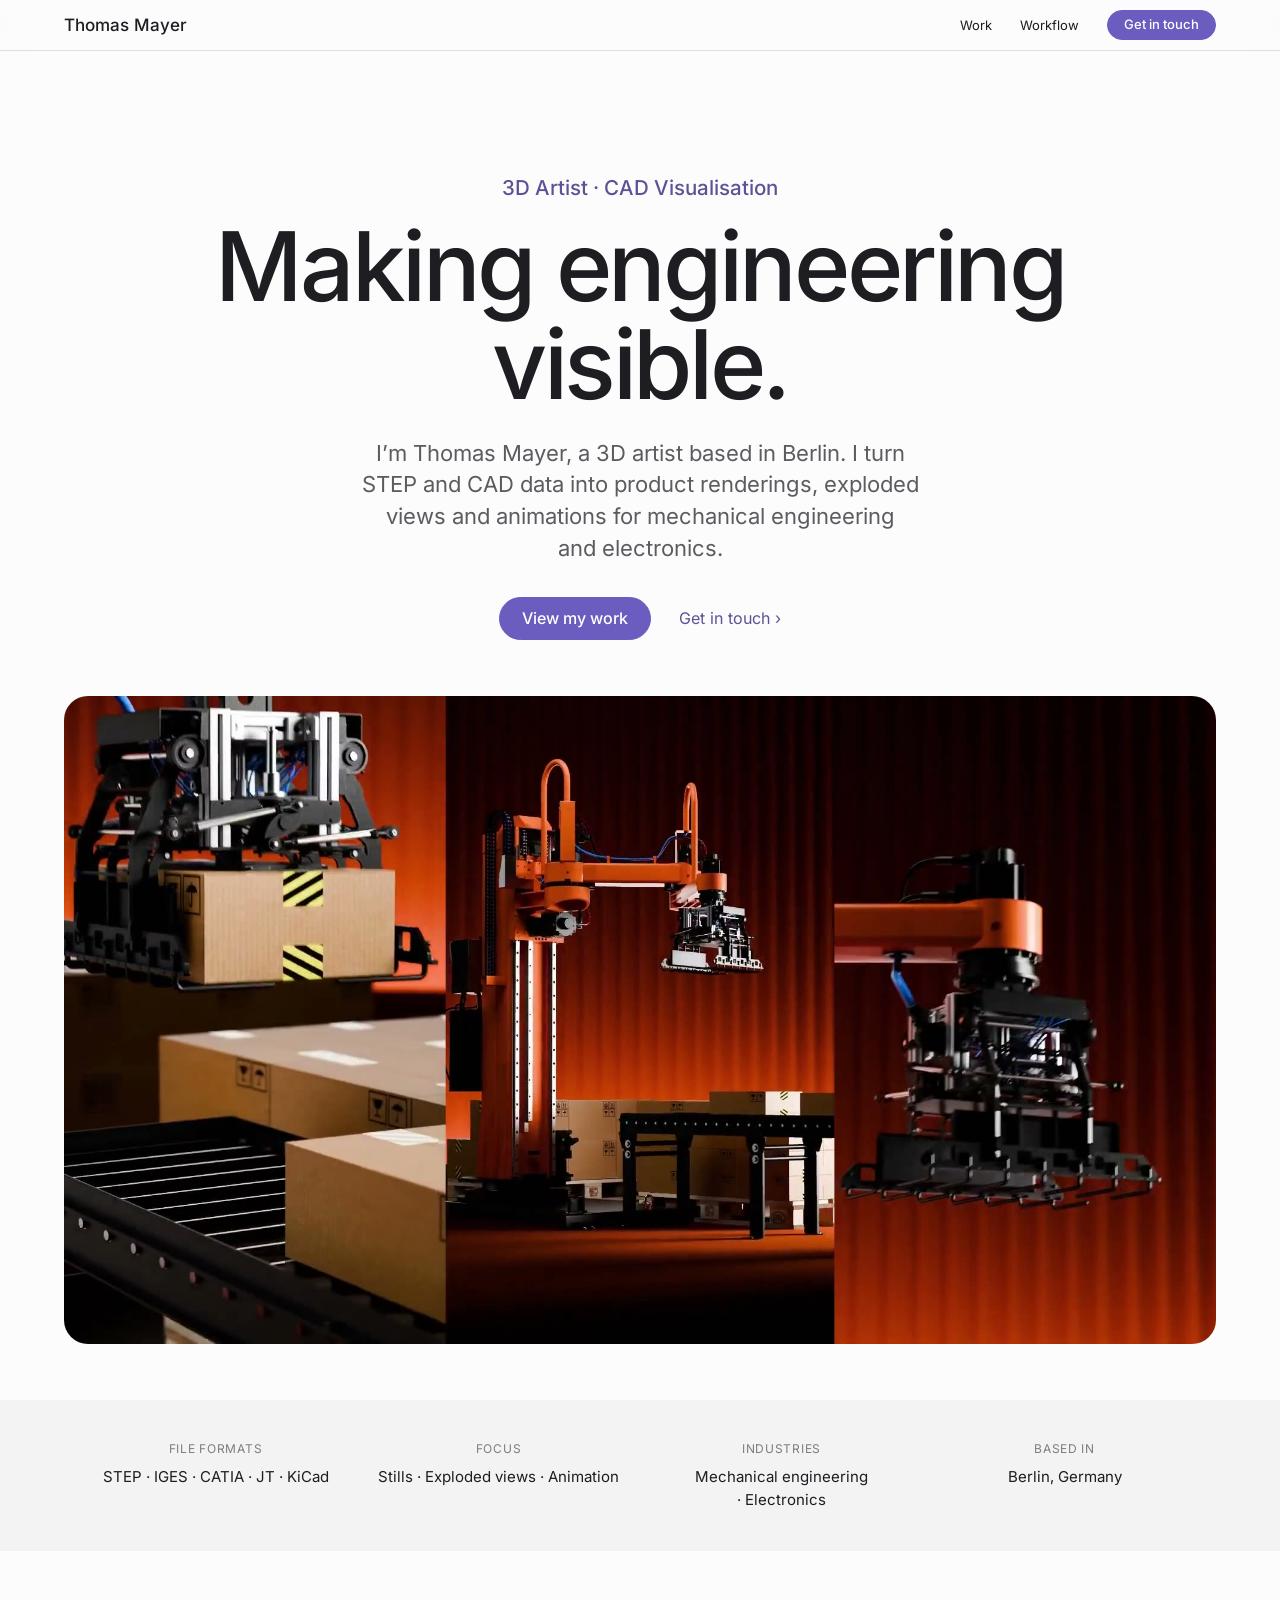
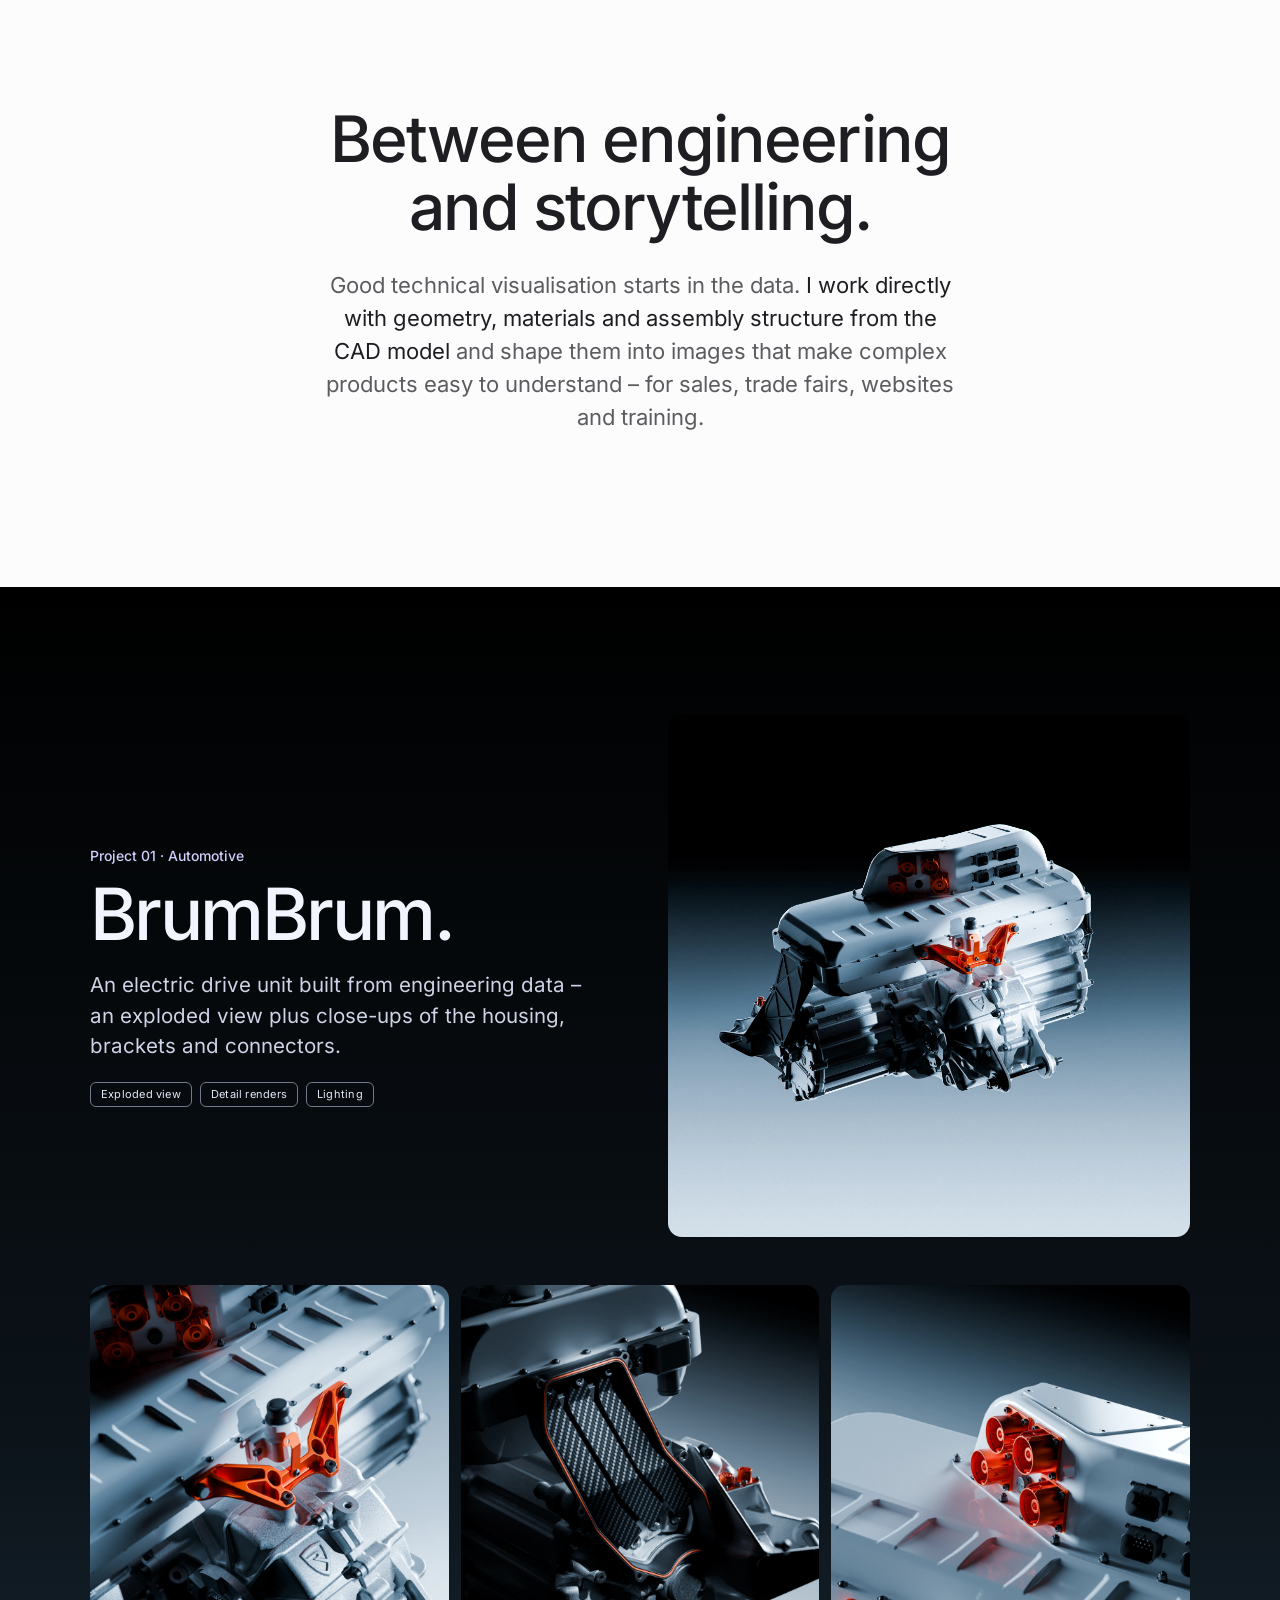
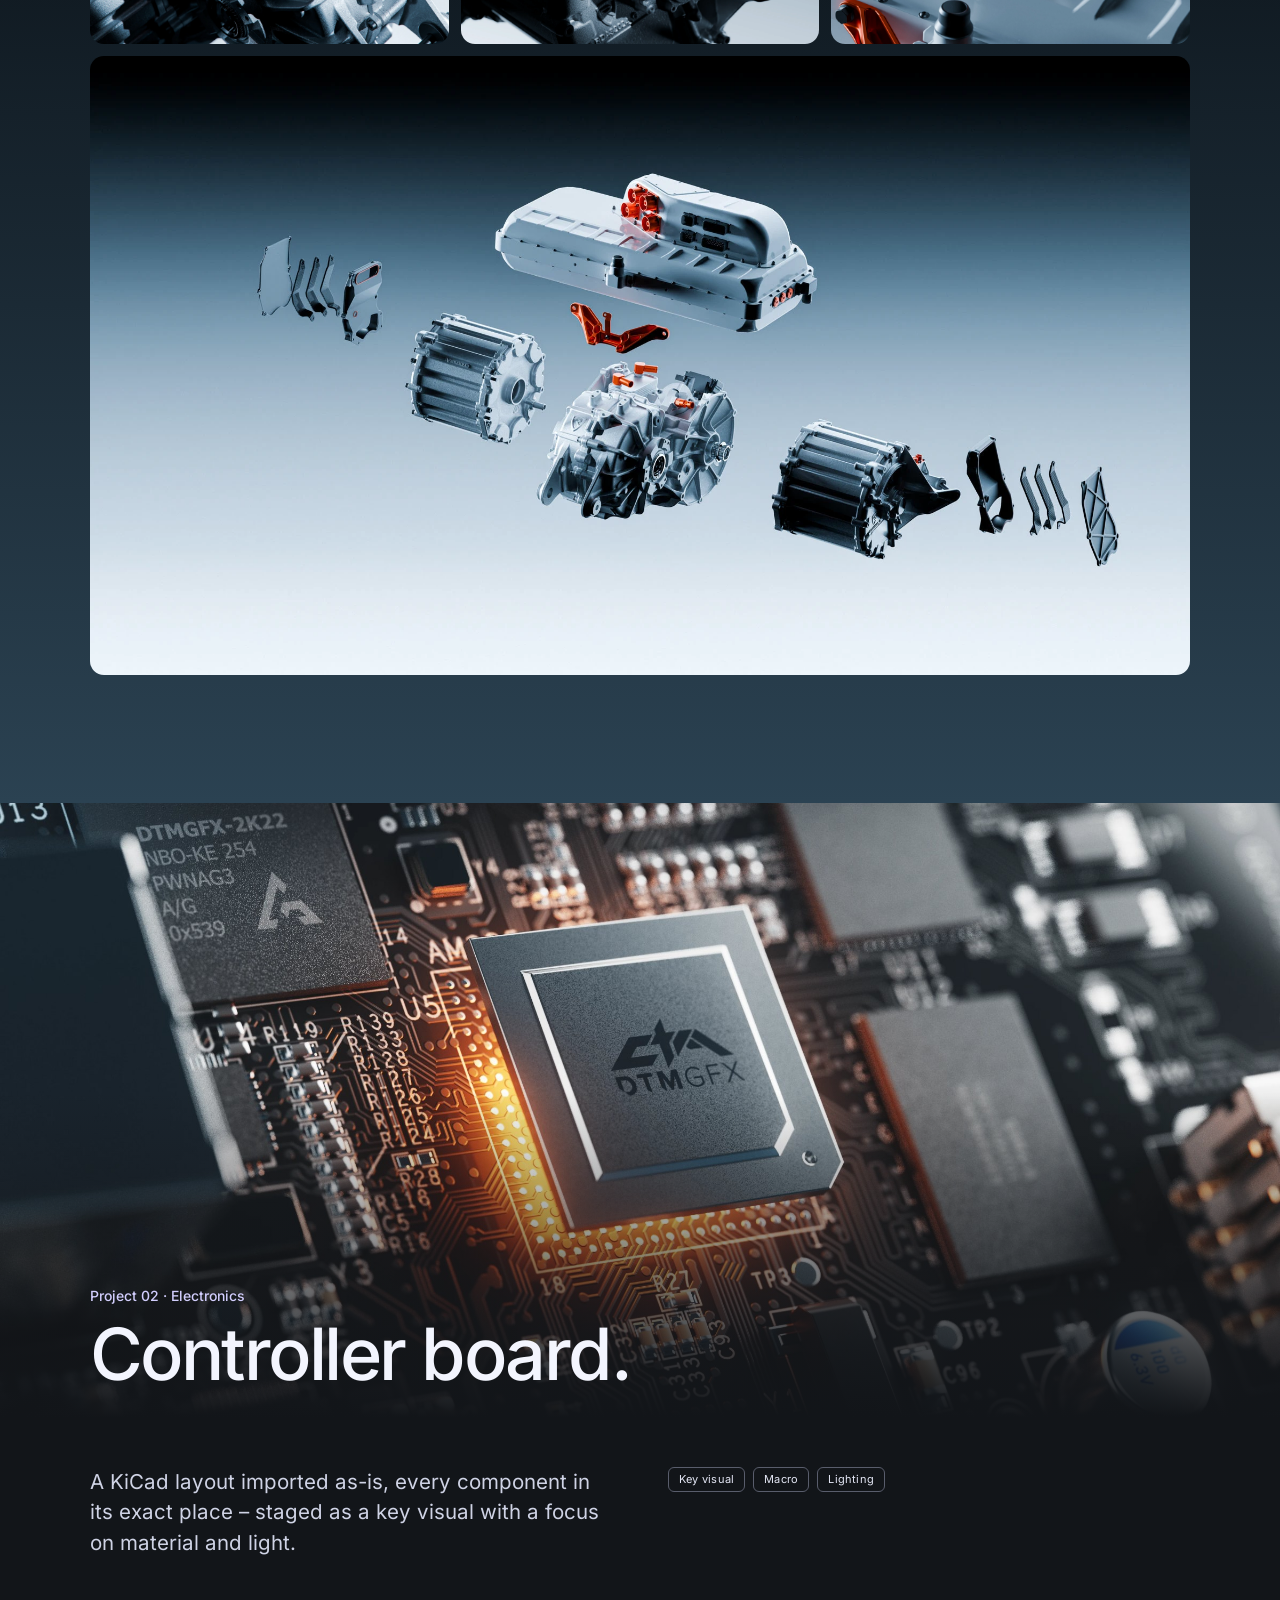
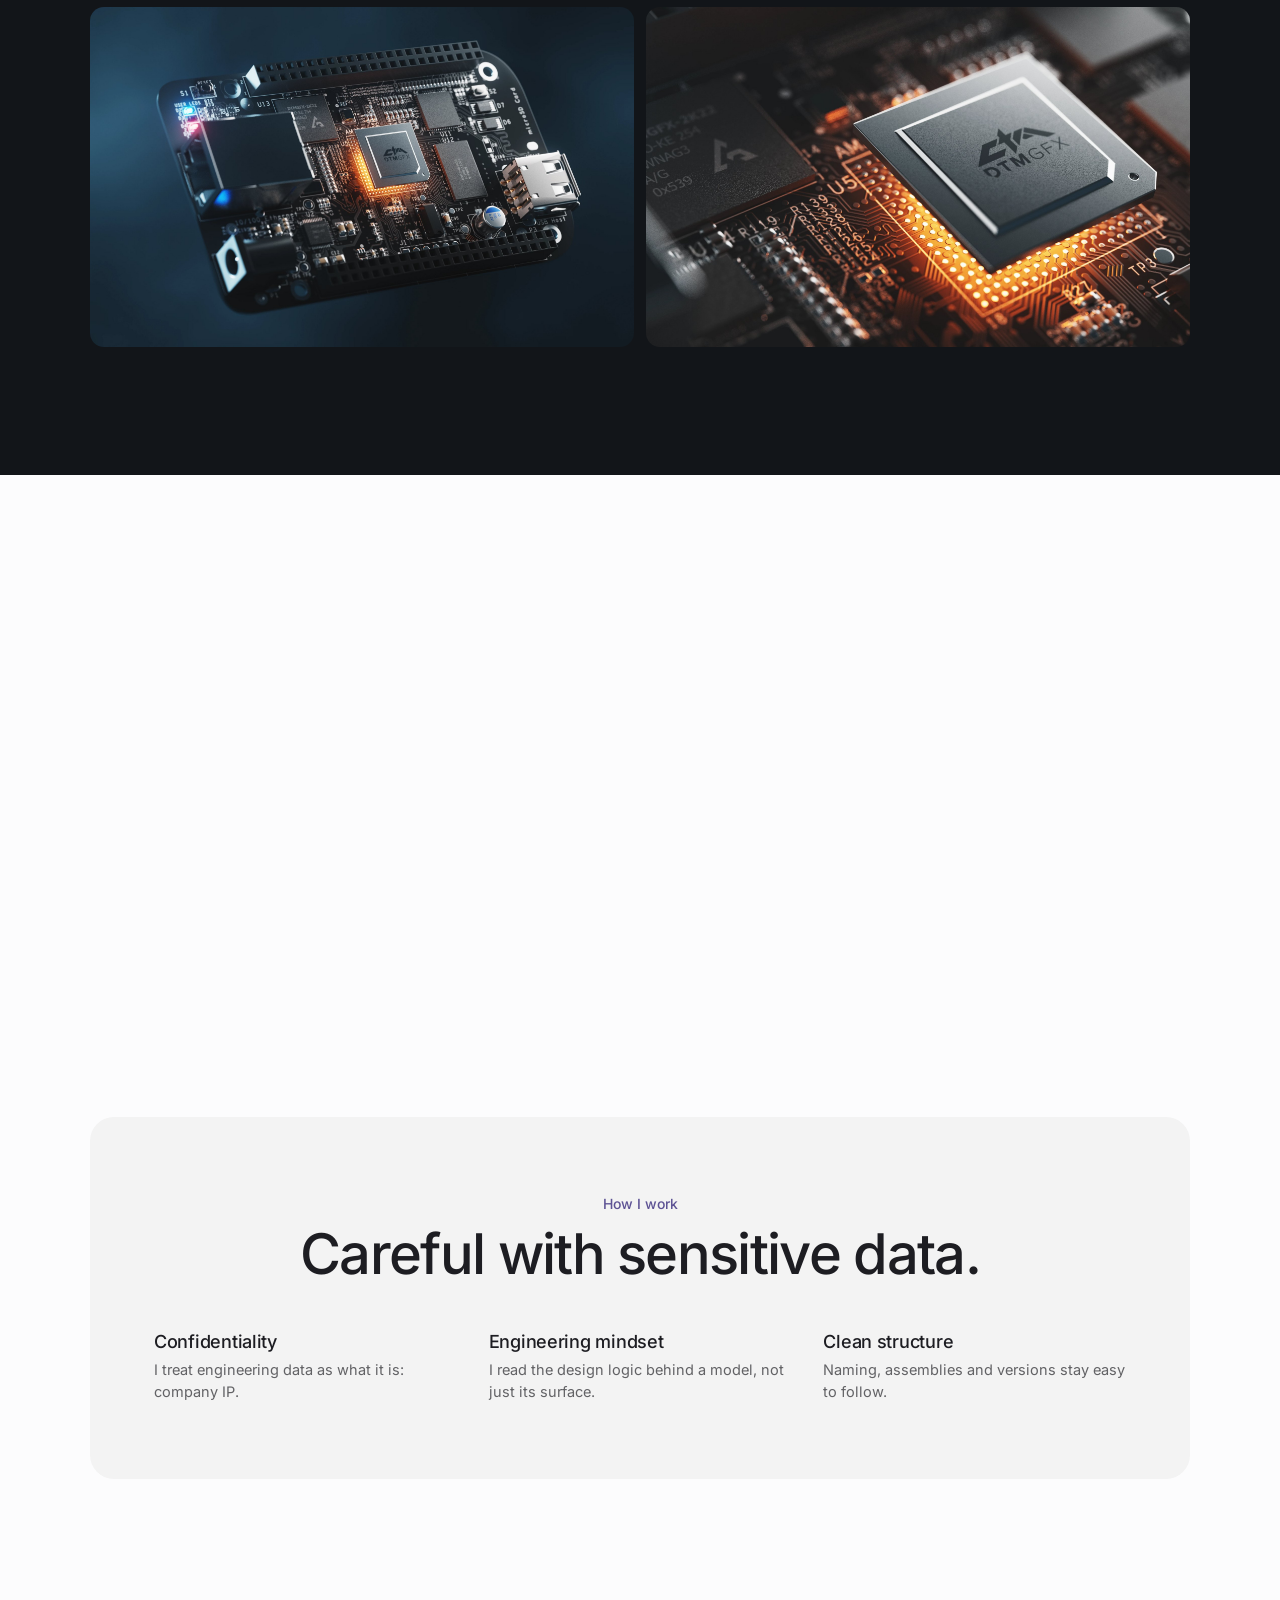
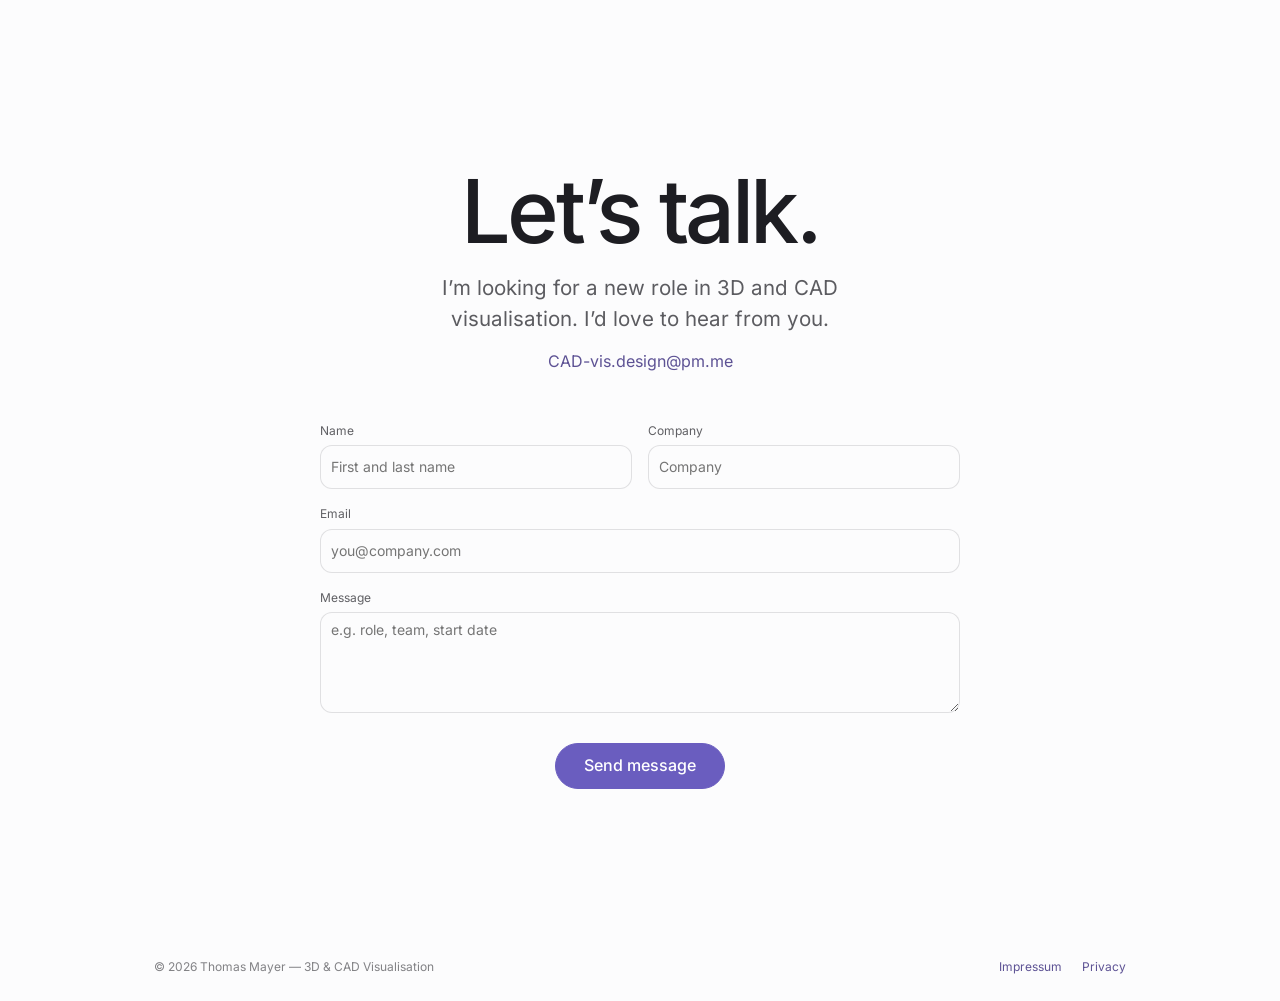
<file: index.html>
<!DOCTYPE html>
<html lang="en">
<head>
<meta charset="utf-8">
<meta name="viewport" content="width=device-width, initial-scale=1">
<title>Thomas Mayer — 3D &amp; CAD Visualisation</title>
<meta name="description" content="Portfolio of Thomas Mayer, 3D artist specialising in CAD visualisation: product renderings, exploded views and animation for mechanical engineering and electronics.">
<meta name="theme-color" content="#fcfcfd">
<link rel="stylesheet" href="styles.css">
<script>if ('IntersectionObserver' in window && matchMedia('(prefers-reduced-motion: no-preference)').matches) document.documentElement.classList.add('motion');</script>
<script src="main.js" defer></script>
</head>
<body>

<nav class="nav" id="nav" aria-label="Main navigation">
  <a href="#top" class="nav-brand">Thomas Mayer</a>
  <a href="#work">Work</a>
  <a href="#workflow">Workflow</a>
  <a href="#contact" class="btn">Get in touch</a>
</nav>

<a href="#contact" class="btn sticky-cta" id="sticky-cta" tabindex="-1" aria-hidden="true">Let’s chat</a>

<main id="top">

<section class="hero" data-reveal="children">
  <p class="hero-kicker">3D Artist · CAD Visualisation</p>
  <h1>Making engineering visible.</h1>
  <p class="hero-sub">I’m Thomas Mayer, a 3D artist based in Berlin. I turn STEP and CAD data into product renderings, exploded views and animations for mechanical engineering and electronics.</p>
  <div class="hero-actions">
    <a href="#work" class="btn">View my work</a>
    <a href="#contact">Get in touch ›</a>
  </div>
</section>

<figure class="hero-media" data-reveal>
  <video src="img/hero.mp4" poster="img/hero-poster.jpg" autoplay muted loop playsinline preload="auto" aria-label="Showreel: industrial 3D animation and CAD visualisation"></video>
</figure>

<section class="facts" aria-label="At a glance">
  <dl data-reveal="children">
    <div><dt>File formats</dt><dd>STEP · IGES · CATIA · JT · KiCad</dd></div>
    <div><dt>Focus</dt><dd>Stills · Exploded views · Animation</dd></div>
    <div><dt>Industries</dt><dd>Mechanical engineering · Electronics</dd></div>
    <div><dt>Based in</dt><dd>Berlin, Germany</dd></div>
  </dl>
</section>

<section class="problem" data-reveal="children">
  <h2 class="display-md">Between engineering and storytelling.</h2>
  <p>Good technical visualisation starts in the data. <strong>I work directly with geometry, materials and assembly structure from the CAD model</strong> and shape them into images that make complex products easy to understand – for sales, trade fairs, websites and training.</p>
</section>

<div id="work"></div>

<section class="case case-motor on-dark" aria-labelledby="case-motor-title">
  <div class="container" data-reveal="children">
    <div class="intro">
      <div>
        <p class="eyebrow">Project 01 · Automotive</p>
        <h2 class="display" id="case-motor-title">BrumBrum.</h2>
        <p class="lead">An electric drive unit built from engineering data – an exploded view plus close-ups of the housing, brackets and connectors.</p>
        <div class="tags"><span class="tag">Exploded view</span><span class="tag">Detail renders</span><span class="tag">Lighting</span></div>
      </div>
      <img class="rounded" src="img/engine2.jpg" alt="Drive unit, full view" loading="lazy">
    </div>
    <div class="grid grid-260">
      <img class="cover rounded" src="img/engine3.jpg" alt="Bracket on the gearbox housing, close-up" loading="lazy">
      <img class="cover rounded" src="img/engine4.jpg" alt="Cover with carbon structure, close-up" loading="lazy">
      <img class="cover rounded" src="img/engine5.jpg" alt="Connectors on the housing, close-up" loading="lazy">
    </div>
    <img class="exploded rounded" src="img/engine1.jpg" alt="Exploded view of the drive unit" loading="lazy">
  </div>
</section>

<section class="case-pcb on-dark on-pcb" aria-labelledby="case-pcb-title">
  <div class="banner" data-reveal>
    <img src="img/casestudy_pcb-02.jpg" alt="Processor on a circuit board with glowing contacts" loading="lazy">
    <div class="banner-text">
      <div class="container">
        <p class="eyebrow">Project 02 · Electronics</p>
        <h2 class="display" id="case-pcb-title">Controller board.</h2>
      </div>
    </div>
  </div>
  <div class="body" data-reveal="children">
    <div class="intro">
      <p class="lead">A KiCad layout imported as-is, every component in its exact place – staged as a key visual with a focus on material and light.</p>
      <div class="tags"><span class="tag">Key visual</span><span class="tag">Macro</span><span class="tag">Lighting</span></div>
    </div>
    <div class="grid grid-420">
      <img class="cover rounded" src="img/casestudy_pcb-01.jpg" alt="Board, full view" loading="lazy">
      <img class="cover rounded" src="img/casestudy_pcb-04.jpg" alt="Chip close-up" loading="lazy">
    </div>
  </div>
</section>

<section class="section" id="workflow">
  <div class="container">
    <div class="section-head" data-reveal>
      <h2 class="display">My workflow.</h2>
      <p class="lead">One continuous path from engineering data to the finished image – traceable and repeatable.</p>
    </div>
    <ol class="steps" data-reveal="children">
      <li><span class="step-num">01</span><h3>Import</h3><p class="small-text">STEP, IGES, CATIA, JT or KiCad, straight from engineering.</p></li>
      <li><span class="step-num">02</span><h3>Preparation</h3><p class="small-text">Clean geometry, structured assemblies, materials assigned.</p></li>
      <li class="is-key"><span class="step-num">03</span><h3>Look development</h3><p class="small-text">Materials, light and camera defined, style agreed.</p></li>
      <li><span class="step-num">04</span><h3>Rendering &amp; animation</h3><p class="small-text">Stills, exploded views and camera moves.</p></li>
      <li><span class="step-num">05</span><h3>Delivery</h3><p class="small-text">Formats for web, print, trade fairs and presentations.</p></li>
    </ol>
  </div>
</section>

<section class="security" aria-labelledby="security-title">
  <div class="panel" data-reveal>
    <div class="section-head">
      <p class="eyebrow">How I work</p>
      <h2 class="display-sm" id="security-title">Careful with sensitive data.</h2>
    </div>
    <div class="security-grid">
      <div><h3>Confidentiality</h3><p class="small-text">I treat engineering data as what it is: company IP.</p></div>
      <div><h3>Engineering mindset</h3><p class="small-text">I read the design logic behind a model, not just its surface.</p></div>
      <div><h3>Clean structure</h3><p class="small-text">Naming, assemblies and versions stay easy to follow.</p></div>
    </div>
  </div>
</section>

<section class="section contact" id="contact">
  <div class="container">
    <div class="center" data-reveal>
      <h2>Let’s talk.</h2>
      <p class="lead">I’m looking for a new role in 3D and CAD visualisation. I’d love to hear from you.</p>
      <p class="contact-mail"><a href="mailto:CAD-vis.design@pm.me">CAD-vis.design@pm.me</a></p>
    </div>
    <form class="form" data-reveal id="contact-form" data-to="CAD-vis.design@pm.me">
      <div class="form-row">
        <div class="field"><label for="f-name">Name</label><input class="input" id="f-name" name="name" type="text" placeholder="First and last name" autocomplete="name" required></div>
        <div class="field"><label for="f-firma">Company</label><input class="input" id="f-firma" name="firma" type="text" placeholder="Company" autocomplete="organization"></div>
      </div>
      <div class="field"><label for="f-email">Email</label><input class="input" id="f-email" name="email" type="email" placeholder="you@company.com" autocomplete="email" required></div>
      <div class="field"><label for="f-msg">Message</label><textarea class="input" id="f-msg" name="nachricht" rows="4" placeholder="e.g. role, team, start date"></textarea></div>
      <button type="submit" class="btn">Send message</button>
    </form>
  </div>
</section>

</main>

<footer class="footer">
  <span>© 2026 Thomas Mayer — 3D &amp; CAD Visualisation</span>
  <nav aria-label="Legal"><a href="impressum.html">Impressum</a><a href="datenschutz.html">Privacy</a></nav>
</footer>

</body>
</html>
</file>
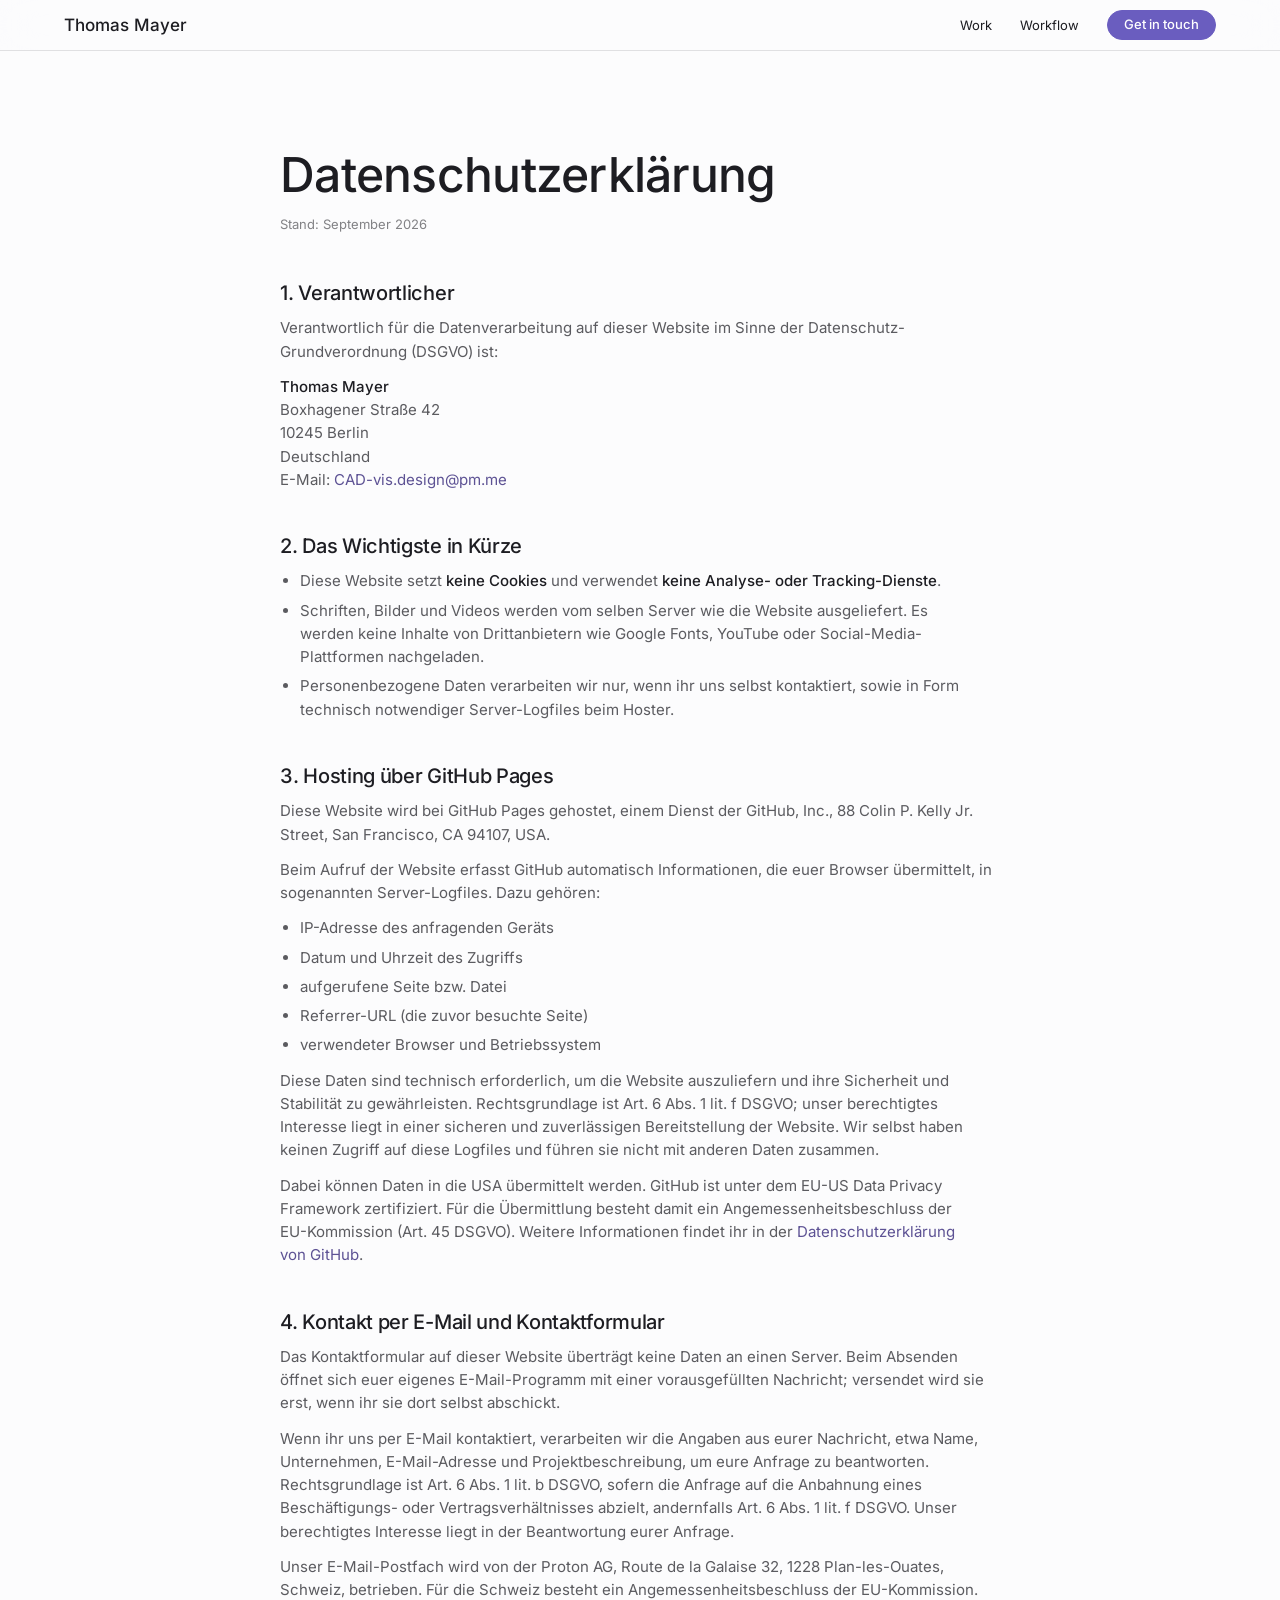
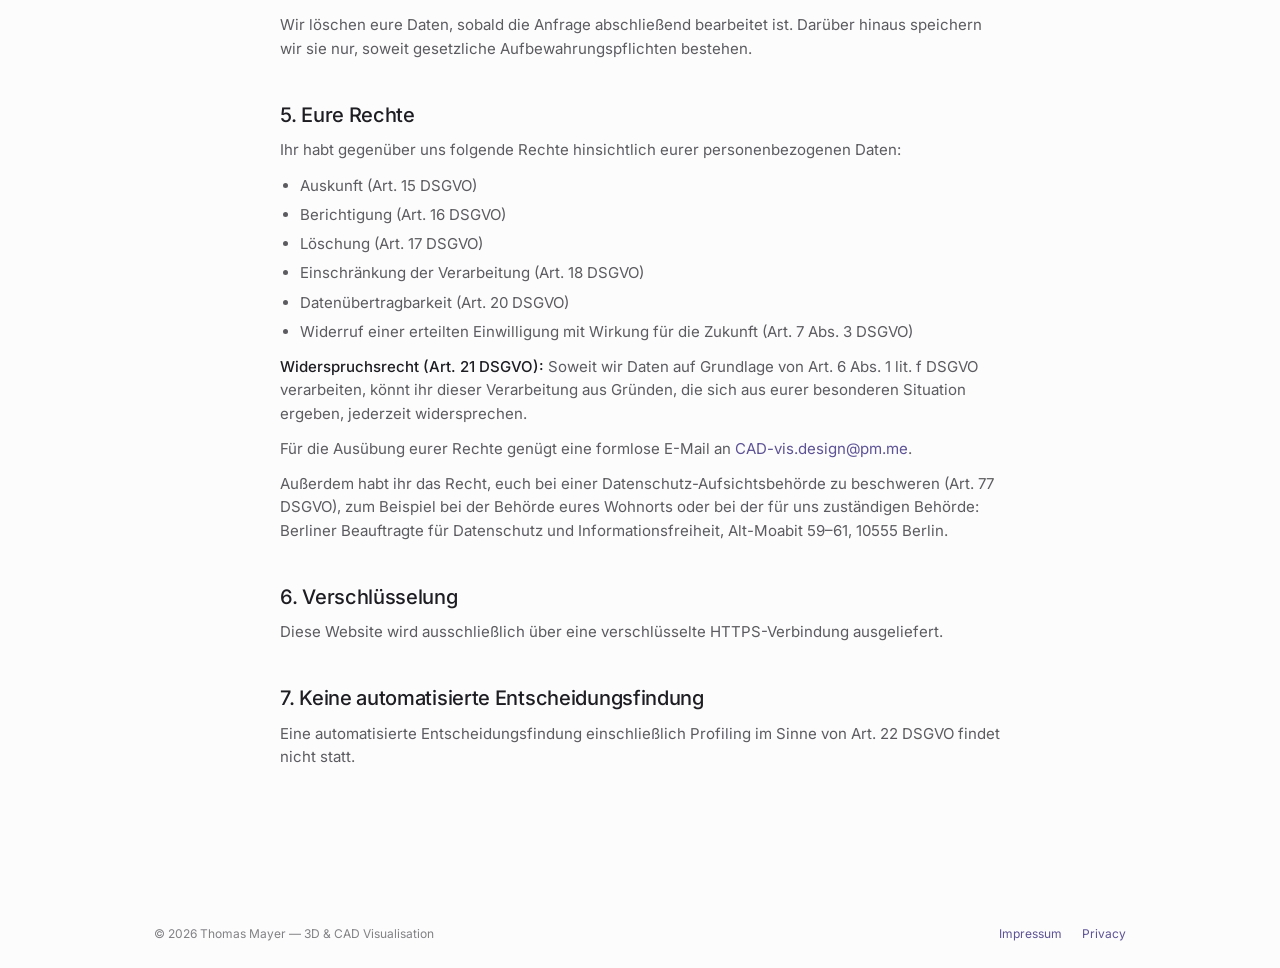
<file: datenschutz.html>
<!DOCTYPE html>
<html lang="de">
<head>
<meta charset="utf-8">
<meta name="viewport" content="width=device-width, initial-scale=1">
<title>Datenschutz — Thomas Mayer</title>
<meta name="robots" content="noindex">
<meta name="theme-color" content="#fcfcfd">
<link rel="stylesheet" href="styles.css">
</head>
<body>

<nav class="nav" aria-label="Main navigation">
  <a href="index.html" class="nav-brand">Thomas Mayer</a>
  <a href="index.html#work">Work</a>
  <a href="index.html#workflow">Workflow</a>
  <a href="index.html#contact" class="btn">Get in touch</a>
</nav>

<main class="legal">
  <h1>Datenschutzerklärung</h1>
  <p class="legal-meta">Stand: September 2026</p>

  <h2>1. Verantwortlicher</h2>
  <p>Verantwortlich für die Datenverarbeitung auf dieser Website im Sinne der Datenschutz-Grundverordnung (DSGVO) ist:</p>
  <address>
    <strong>Thomas Mayer</strong><br>
    Boxhagener Straße 42<br>
    10245 Berlin<br>
    Deutschland<br>
    E-Mail: <a href="mailto:CAD-vis.design@pm.me">CAD-vis.design@pm.me</a>
  </address>

  <h2>2. Das Wichtigste in Kürze</h2>
  <ul>
    <li>Diese Website setzt <strong>keine Cookies</strong> und verwendet <strong>keine Analyse- oder Tracking-Dienste</strong>.</li>
    <li>Schriften, Bilder und Videos werden vom selben Server wie die Website ausgeliefert. Es werden keine Inhalte von Drittanbietern wie Google Fonts, YouTube oder Social-Media-Plattformen nachgeladen.</li>
    <li>Personenbezogene Daten verarbeiten wir nur, wenn ihr uns selbst kontaktiert, sowie in Form technisch notwendiger Server-Logfiles beim Hoster.</li>
  </ul>

  <h2>3. Hosting über GitHub Pages</h2>
  <p>Diese Website wird bei GitHub Pages gehostet, einem Dienst der GitHub, Inc., 88 Colin P. Kelly Jr. Street, San Francisco, CA 94107, USA.</p>
  <p>Beim Aufruf der Website erfasst GitHub automatisch Informationen, die euer Browser übermittelt, in sogenannten Server-Logfiles. Dazu gehören:</p>
  <ul>
    <li>IP-Adresse des anfragenden Geräts</li>
    <li>Datum und Uhrzeit des Zugriffs</li>
    <li>aufgerufene Seite bzw. Datei</li>
    <li>Referrer-URL (die zuvor besuchte Seite)</li>
    <li>verwendeter Browser und Betriebssystem</li>
  </ul>
  <p>Diese Daten sind technisch erforderlich, um die Website auszuliefern und ihre Sicherheit und Stabilität zu gewährleisten. Rechtsgrundlage ist Art. 6 Abs. 1 lit. f DSGVO; unser berechtigtes Interesse liegt in einer sicheren und zuverlässigen Bereitstellung der Website. Wir selbst haben keinen Zugriff auf diese Logfiles und führen sie nicht mit anderen Daten zusammen.</p>
  <p>Dabei können Daten in die USA übermittelt werden. GitHub ist unter dem EU-US Data Privacy Framework zertifiziert. Für die Übermittlung besteht damit ein Angemessenheitsbeschluss der EU-Kommission (Art. 45 DSGVO). Weitere Informationen findet ihr in der <a href="https://docs.github.com/de/site-policy/privacy-policies/github-general-privacy-statement" rel="noopener">Datenschutzerklärung von GitHub</a>.</p>

  <h2>4. Kontakt per E-Mail und Kontaktformular</h2>
  <p>Das Kontaktformular auf dieser Website überträgt keine Daten an einen Server. Beim Absenden öffnet sich euer eigenes E-Mail-Programm mit einer vorausgefüllten Nachricht; versendet wird sie erst, wenn ihr sie dort selbst abschickt.</p>
  <p>Wenn ihr uns per E-Mail kontaktiert, verarbeiten wir die Angaben aus eurer Nachricht, etwa Name, Unternehmen, E-Mail-Adresse und Projektbeschreibung, um eure Anfrage zu beantworten. Rechtsgrundlage ist Art. 6 Abs. 1 lit. b DSGVO, sofern die Anfrage auf die Anbahnung eines Beschäftigungs- oder Vertragsverhältnisses abzielt, andernfalls Art. 6 Abs. 1 lit. f DSGVO. Unser berechtigtes Interesse liegt in der Beantwortung eurer Anfrage.</p>
  <p>Unser E-Mail-Postfach wird von der Proton AG, Route de la Galaise 32, 1228 Plan-les-Ouates, Schweiz, betrieben. Für die Schweiz besteht ein Angemessenheitsbeschluss der EU-Kommission.</p>
  <p>Wir löschen eure Daten, sobald die Anfrage abschließend bearbeitet ist. Darüber hinaus speichern wir sie nur, soweit gesetzliche Aufbewahrungspflichten bestehen.</p>

  <h2>5. Eure Rechte</h2>
  <p>Ihr habt gegenüber uns folgende Rechte hinsichtlich eurer personenbezogenen Daten:</p>
  <ul>
    <li>Auskunft (Art. 15 DSGVO)</li>
    <li>Berichtigung (Art. 16 DSGVO)</li>
    <li>Löschung (Art. 17 DSGVO)</li>
    <li>Einschränkung der Verarbeitung (Art. 18 DSGVO)</li>
    <li>Datenübertragbarkeit (Art. 20 DSGVO)</li>
    <li>Widerruf einer erteilten Einwilligung mit Wirkung für die Zukunft (Art. 7 Abs. 3 DSGVO)</li>
  </ul>
  <p><strong>Widerspruchsrecht (Art. 21 DSGVO):</strong> Soweit wir Daten auf Grundlage von Art. 6 Abs. 1 lit. f DSGVO verarbeiten, könnt ihr dieser Verarbeitung aus Gründen, die sich aus eurer besonderen Situation ergeben, jederzeit widersprechen.</p>
  <p>Für die Ausübung eurer Rechte genügt eine formlose E-Mail an <a href="mailto:CAD-vis.design@pm.me">CAD-vis.design@pm.me</a>.</p>
  <p>Außerdem habt ihr das Recht, euch bei einer Datenschutz-Aufsichtsbehörde zu beschweren (Art. 77 DSGVO), zum Beispiel bei der Behörde eures Wohnorts oder bei der für uns zuständigen Behörde: Berliner Beauftragte für Datenschutz und Informationsfreiheit, Alt-Moabit 59–61, 10555 Berlin.</p>

  <h2>6. Verschlüsselung</h2>
  <p>Diese Website wird ausschließlich über eine verschlüsselte HTTPS-Verbindung ausgeliefert.</p>

  <h2>7. Keine automatisierte Entscheidungsfindung</h2>
  <p>Eine automatisierte Entscheidungsfindung einschließlich Profiling im Sinne von Art. 22 DSGVO findet nicht statt.</p>
</main>

<footer class="footer">
  <span>© 2026 Thomas Mayer — 3D &amp; CAD Visualisation</span>
  <nav aria-label="Legal"><a href="impressum.html">Impressum</a><a href="datenschutz.html" aria-current="page">Privacy</a></nav>
</footer>

</body>
</html>
</file>
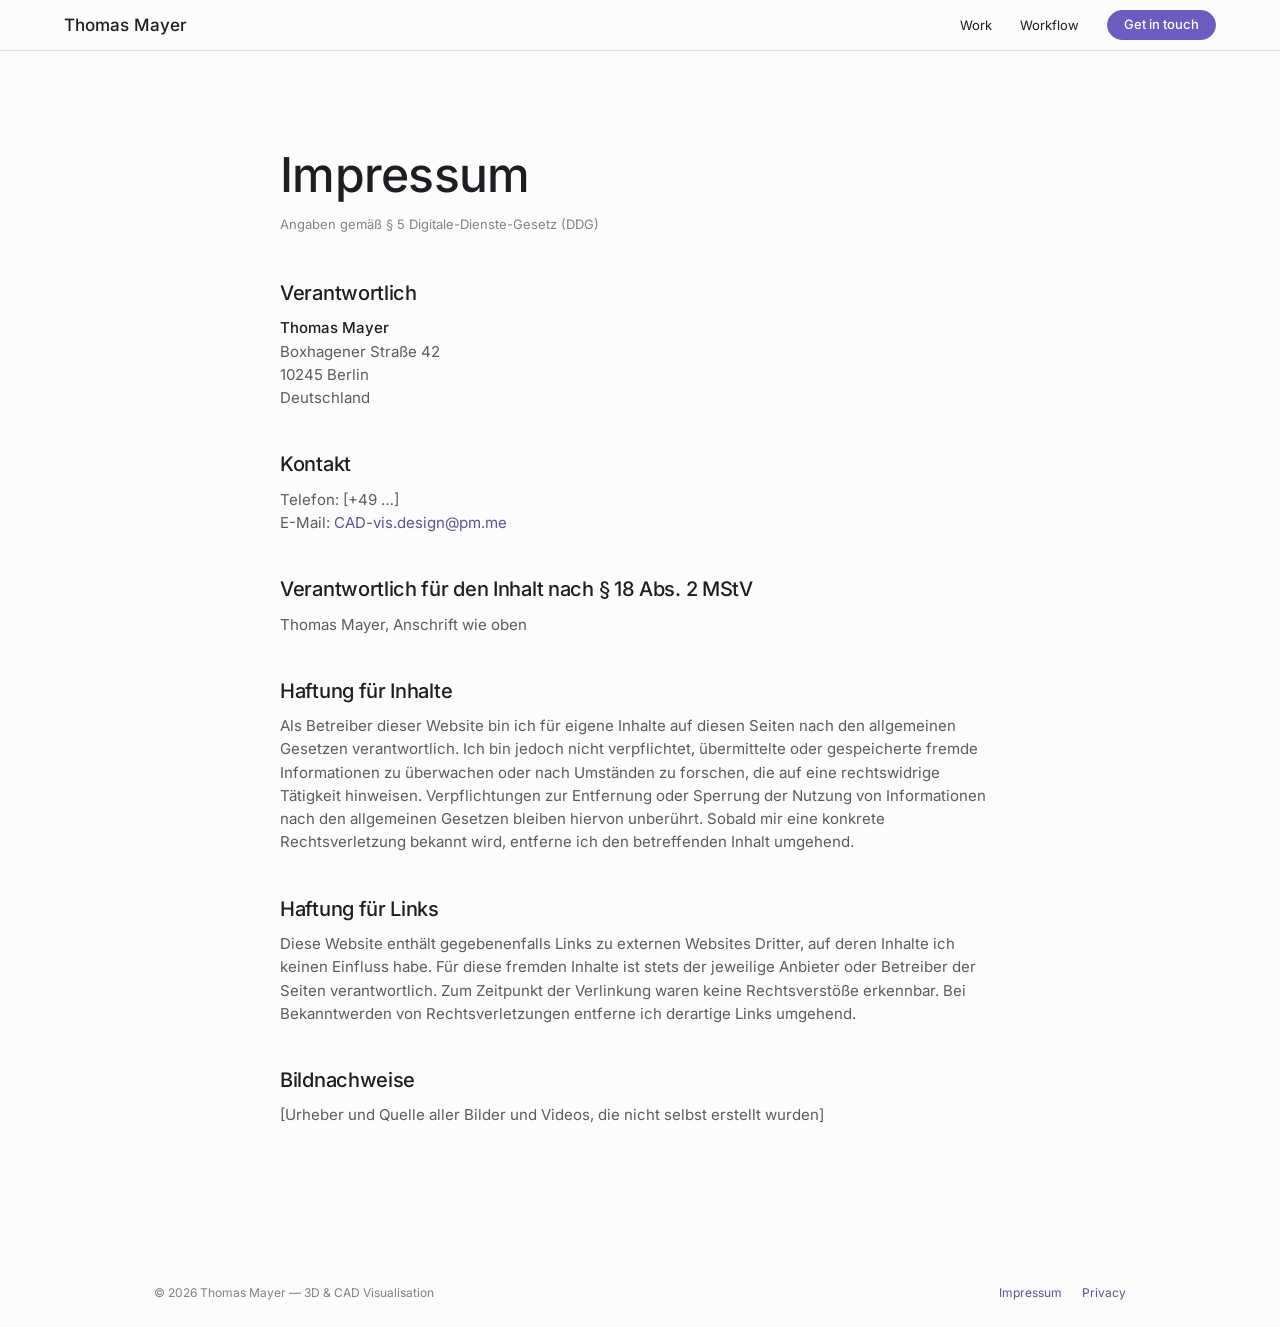
<file: impressum.html>
<!DOCTYPE html>
<html lang="de">
<head>
<meta charset="utf-8">
<meta name="viewport" content="width=device-width, initial-scale=1">
<title>Impressum — Thomas Mayer</title>
<meta name="robots" content="noindex">
<meta name="theme-color" content="#fcfcfd">
<link rel="stylesheet" href="styles.css">
</head>
<body>

<nav class="nav" aria-label="Main navigation">
  <a href="index.html" class="nav-brand">Thomas Mayer</a>
  <a href="index.html#work">Work</a>
  <a href="index.html#workflow">Workflow</a>
  <a href="index.html#contact" class="btn">Get in touch</a>
</nav>

<main class="legal">
  <h1>Impressum</h1>
  <p class="legal-meta">Angaben gemäß § 5 Digitale-Dienste-Gesetz (DDG)</p>

  <h2>Verantwortlich</h2>
  <address>
    <strong>Thomas Mayer</strong><br>
    Boxhagener Straße 42<br>
    10245 Berlin<br>
    Deutschland
  </address>

  <h2>Kontakt</h2>
  <p>
    Telefon: [+49 …]<br>
    E-Mail: <a href="mailto:CAD-vis.design@pm.me">CAD-vis.design@pm.me</a>
  </p>

  <h2>Verantwortlich für den Inhalt nach § 18 Abs. 2 MStV</h2>
  <p>Thomas Mayer, Anschrift wie oben</p>

  <h2>Haftung für Inhalte</h2>
  <p>Als Betreiber dieser Website bin ich für eigene Inhalte auf diesen Seiten nach den allgemeinen Gesetzen verantwortlich. Ich bin jedoch nicht verpflichtet, übermittelte oder gespeicherte fremde Informationen zu überwachen oder nach Umständen zu forschen, die auf eine rechtswidrige Tätigkeit hinweisen. Verpflichtungen zur Entfernung oder Sperrung der Nutzung von Informationen nach den allgemeinen Gesetzen bleiben hiervon unberührt. Sobald mir eine konkrete Rechtsverletzung bekannt wird, entferne ich den betreffenden Inhalt umgehend.</p>

  <h2>Haftung für Links</h2>
  <p>Diese Website enthält gegebenenfalls Links zu externen Websites Dritter, auf deren Inhalte ich keinen Einfluss habe. Für diese fremden Inhalte ist stets der jeweilige Anbieter oder Betreiber der Seiten verantwortlich. Zum Zeitpunkt der Verlinkung waren keine Rechtsverstöße erkennbar. Bei Bekanntwerden von Rechtsverletzungen entferne ich derartige Links umgehend.</p>

  <h2>Bildnachweise</h2>
  <p>[Urheber und Quelle aller Bilder und Videos, die nicht selbst erstellt wurden]</p>
</main>

<footer class="footer">
  <span>© 2026 Thomas Mayer — 3D &amp; CAD Visualisation</span>
  <nav aria-label="Legal"><a href="impressum.html" aria-current="page">Impressum</a><a href="datenschutz.html">Privacy</a></nav>
</footer>

</body>
</html>
</file>
<file: styles.css>
/* Inter is self-hosted (SIL OFL, see fonts/OFL.txt) so no visitor data goes to Google Fonts. */
@font-face {
  font-family: "Inter";
  font-style: normal;
  font-weight: 100 900;
  font-display: swap;
  src: url("fonts/inter-latin-wght-normal.woff2") format("woff2");
}

/* Tokens — the Nocturne design system, re-tuned to a white "product page" ground. */
:root {
  --color-bg: #fcfcfd;
  --color-surface: #f3f3f3;
  --color-text: #1d1d22;
  --color-accent: #6a5dbf;
  --color-divider: color-mix(in srgb, #1d1d22 12%, transparent);

  --color-neutral-100: #f3f5fe;
  --color-neutral-200: #e4e7f5;
  --color-neutral-300: #cfd3e5;
  --color-neutral-600: #75798c;
  --color-neutral-700: #595d6c;

  --color-accent-300: #d2cefd;
  --color-accent-600: #796cbf;
  --color-accent-700: #5d5294;

  --ground-motor: linear-gradient(180deg, #000 0%, #0b1218 45%, #2b4252 100%); /* follows the renders: black top, steel-blue bottom */
  --ground-pcb: #121519;

  --text-muted: color-mix(in srgb, var(--color-text) 72%, transparent);
  --text-soft: color-mix(in srgb, var(--color-text) 68%, transparent);
  --text-faint: color-mix(in srgb, var(--color-text) 55%, transparent);

  --font-heading: "Inter", system-ui, sans-serif;
  --font-heading-weight: 500;
  --font-body: "Inter", system-ui, sans-serif;

  --radius-md: 8px;
  --radius-lg: 14px;
  --radius-xl: 24px;
  --radius-pill: 980px;

  --gutter: clamp(20px, 5vw, 72px);
  --content: 1100px;
}

/* Base */
*, *::before, *::after { box-sizing: border-box; }
html { scroll-behavior: smooth; }
body {
  margin: 0; font-size: 15px; line-height: 1.55; font-weight: 400;
  text-wrap: pretty; background: var(--color-bg); color: var(--color-text);
  font-family: var(--font-body); -webkit-font-smoothing: antialiased;
}
h1, h2, h3 {
  font-family: var(--font-heading); font-weight: var(--font-heading-weight);
  line-height: 1.12; letter-spacing: -0.015em; margin: 0;
}
p { margin: 0; }
img, video { display: block; max-width: 100%; }
figure { margin: 0; }
a { color: var(--color-accent-700); text-decoration: none; text-underline-offset: 3px; }
a:hover { color: var(--color-accent-600); text-decoration: underline; }
:focus { outline: none; }
:focus-visible { outline: 2px solid var(--color-accent); outline-offset: 2px; }
::selection { background: color-mix(in srgb, var(--color-accent) 30%, transparent); }
[id] { scroll-margin-top: 64px; }

@media (prefers-reduced-motion: reduce) {
  html { scroll-behavior: auto; }
  *, *::before, *::after { transition: none !important; }
}

/* Shared type */
.display {
  font-size: clamp(40px, 6vw, 72px); line-height: 1.04; letter-spacing: -0.035em;
}
.display-sm {
  font-size: clamp(36px, 5vw, 56px); line-height: 1.06; letter-spacing: -0.03em;
}
.display-md {
  font-size: clamp(36px, 5.5vw, 64px); line-height: 1.06; letter-spacing: -0.03em;
}
.eyebrow { font-size: 14px; font-weight: 500; color: var(--color-accent-700); margin: 0 0 10px; }
.lead {
  font-size: clamp(17px, 1.6vw, 21px); line-height: 1.5; margin: 18px auto 0;
  max-width: 44ch; color: var(--text-muted);
}
.center { text-align: center; }
.container { max-width: var(--content); margin: 0 auto; }
.section { padding: clamp(96px, 12vw, 144px) var(--gutter); }
.bg-surface { background: var(--color-surface); }

/* Buttons & tags */
.btn {
  display: inline-flex; align-items: center; justify-content: center; gap: 6px;
  cursor: pointer; text-decoration: none; white-space: nowrap;
  font-family: var(--font-heading); font-weight: var(--font-heading-weight);
  line-height: 1.2; background: var(--color-accent);
  border: 1px solid var(--color-accent); color: #fff;
  transition: background-color 0.2s, border-color 0.2s;
  border-radius: var(--radius-pill);
}
.btn:hover { color: #fff; text-decoration: none; background: var(--color-accent-700); border-color: var(--color-accent-700); }
.btn:active { background: color-mix(in srgb, var(--color-accent-700) 85%, #000); }

.tags { display: flex; gap: 8px; flex-wrap: wrap; margin-top: 20px; }
.tags.center { justify-content: center; }
.tag {
  display: inline-flex; align-items: center; font-size: 11px; letter-spacing: 0.02em;
  padding: 3px 10px; border-radius: 6px; border: 1px solid var(--color-divider);
  color: var(--color-accent-700);
}
.on-dark .tag { color: var(--color-neutral-200); border-color: var(--color-neutral-600); }
.on-pcb .tag { border-color: var(--color-neutral-700); }

/* Navigation — hides on scroll down, returns on scroll up */
.nav {
  position: fixed; top: 0; left: 0; right: 0; z-index: 20;
  display: flex; align-items: center; flex-wrap: wrap; gap: 8px 28px;
  padding: 10px var(--gutter);
  background: color-mix(in srgb, var(--color-bg) 80%, transparent);
  backdrop-filter: saturate(180%) blur(20px); -webkit-backdrop-filter: saturate(180%) blur(20px);
  box-shadow: 0 1px 0 var(--color-divider);
  transition: transform 0.35s ease;
}
.nav.is-hidden { transform: translateY(-100%); }
.nav-brand {
  font-family: var(--font-heading); font-weight: var(--font-heading-weight);
  font-size: 17px; margin-right: auto; color: inherit;
}
.nav-brand:hover { color: inherit; text-decoration: none; }
.nav a:not(.nav-brand) { color: inherit; font-size: 13px; }
.nav a:not(.nav-brand):hover { color: var(--color-accent); }
.nav .btn { padding: 6px 16px; }
.nav a.btn, .nav a.btn:hover { color: #fff; }

/* Sticky CTA — appears once the hero is scrolled past */
.sticky-cta {
  position: fixed; right: clamp(16px, 3vw, 32px); bottom: clamp(16px, 3vw, 32px); z-index: 20;
  padding: 13px 22px; font-size: 15px;
  box-shadow: 0 8px 24px color-mix(in srgb, #1d1d22 18%, transparent);
  opacity: 0; pointer-events: none; transition: opacity 0.3s ease, background-color 0.2s, border-color 0.2s;
}
.sticky-cta.is-visible { opacity: 1; pointer-events: auto; }

/* Hero */
.hero { padding: calc(clamp(72px, 10vw, 120px) + 52px) var(--gutter) 0; text-align: center; }
.hero-kicker { font-size: clamp(17px, 1.6vw, 21px); font-weight: 500; color: var(--color-accent-700); margin: 0 0 14px; }
.hero h1 {
  font-size: clamp(48px, 8vw, 96px); line-height: 1.02; letter-spacing: -0.035em;
  margin: 0 auto; max-width: 14ch;
}
.hero-sub {
  font-size: clamp(18px, 1.8vw, 22px); line-height: 1.45; margin: 24px auto 0;
  max-width: 40ch; color: var(--text-muted);
}
.hero-actions {
  display: flex; gap: 12px 28px; justify-content: center; align-items: center;
  flex-wrap: wrap; margin-top: 32px;
}
.hero-actions .btn { padding: 11px 22px; font-size: 16px; }
.hero-actions > a:not(.btn) { font-size: 16px; }
.hero-media { margin: 56px auto; max-width: 1320px; padding: 0 var(--gutter); box-sizing: content-box; }
.hero-media video {
  width: 100%; aspect-ratio: 16 / 9; object-fit: cover;
  border-radius: var(--radius-xl); background: var(--ground-pcb);
}

/* Facts strip */
.facts { padding: 40px var(--gutter); background: var(--color-surface); }
.facts dl {
  max-width: var(--content); margin: 0 auto; display: grid;
  grid-template-columns: repeat(auto-fit, minmax(200px, 1fr)); gap: 24px 32px; text-align: center;
}
.facts dt { font-size: 12px; letter-spacing: 0.06em; text-transform: uppercase; color: var(--text-faint); }
.facts dd { margin: 6px 0 0; font-size: 15px; }

/* Problem */
.problem { padding: clamp(96px, 12vw, 160px) var(--gutter); text-align: center; }
.problem h2 { margin: 0 auto; max-width: 18ch; }
.problem p {
  font-size: clamp(18px, 1.8vw, 22px); line-height: 1.5; margin: 28px auto 0;
  max-width: 46ch; color: var(--text-muted);
}
.problem p strong { font-weight: 400; color: var(--color-text); }

/* Case studies */
.case { padding: clamp(80px, 10vw, 128px) var(--gutter); }
.grid { display: grid; gap: 12px; }
.grid-420 { grid-template-columns: repeat(auto-fit, minmax(min(100%, 420px), 1fr)); }
.grid-300 { grid-template-columns: repeat(auto-fit, minmax(min(100%, 300px), 1fr)); }
.grid-260 { grid-template-columns: repeat(auto-fit, minmax(min(100%, 260px), 1fr)); }
.rounded { border-radius: var(--radius-lg); }
.cover { width: 100%; object-fit: cover; }


.on-dark { color: var(--color-neutral-100); }
.on-dark .eyebrow { color: var(--color-accent-300); }
.on-dark .lead { color: var(--color-neutral-300); }

.case-motor { background: var(--ground-motor); }
.case-motor .intro {
  display: grid; grid-template-columns: repeat(auto-fit, minmax(min(100%, 380px), 1fr));
  gap: 32px 56px; align-items: center;
}
.case-motor .lead { margin: 18px 0 0; max-width: 40ch; }
.case-motor .grid-260 { margin-top: 48px; }
.case-motor .grid-260 img { aspect-ratio: 1 / 1; }
.case-motor .intro img { width: 100%; }
.case-motor .exploded { width: 100%; margin-top: 12px; }

.case-pcb { background: var(--ground-pcb); }
.case-pcb .banner { position: relative; }
.case-pcb .banner img { width: 100%; aspect-ratio: 16 / 8; min-height: 460px; object-fit: cover; }
.case-pcb .banner::after {
  content: ""; position: absolute; inset: 0; pointer-events: none;
  background: linear-gradient(to top, var(--ground-pcb) 4%, transparent 55%);
}
.case-pcb .banner-text {
  position: absolute; left: 0; right: 0; bottom: 0; z-index: 1;
  padding: 0 var(--gutter) clamp(28px, 4vw, 56px);
}
.case-pcb .body {
  max-width: var(--content); margin: 0 auto; box-sizing: content-box;
  padding: 24px var(--gutter) clamp(80px, 10vw, 128px);
}
.case-pcb .intro {
  display: grid; grid-template-columns: repeat(auto-fit, minmax(min(100%, 380px), 1fr));
  gap: 24px 56px; align-items: start;
}
.case-pcb .lead { margin: 0; max-width: 40ch; }
.case-pcb .tags { margin-top: 0; }
.case-pcb .grid-420 { margin-top: 48px; }
.case-pcb .grid-420 img { aspect-ratio: 16 / 10; }

/* Section heads */
.section-head { text-align: center; margin-bottom: 56px; }

/* Process */
.steps {
  list-style: none; margin: 0; padding: 0; display: grid;
  grid-template-columns: repeat(auto-fit, minmax(min(100%, 190px), 1fr)); gap: 32px 24px;
}
.steps li {
  display: flex; flex-direction: column; gap: 8px; padding-top: 20px;
  box-shadow: inset 0 1px 0 var(--color-divider);
}
.steps li.is-key { box-shadow: inset 0 1px 0 var(--color-accent); }
.step-num { font-size: 13px; font-weight: 500; color: var(--color-accent-700); }
.steps h3 { font-size: 19px; line-height: 1.12; }
.small-text { font-size: 14.5px; line-height: 22px; color: var(--text-soft); }

/* Data security */
.security { padding: 0 var(--gutter) clamp(96px, 12vw, 144px); }
.security .panel {
  max-width: var(--content); margin: 0 auto; background: var(--color-surface);
  border-radius: var(--radius-xl); padding: clamp(40px, 6vw, 80px) clamp(24px, 5vw, 72px);
}
.security .section-head { margin-bottom: 48px; }
.security-grid { display: grid; grid-template-columns: repeat(auto-fit, minmax(min(100%, 220px), 1fr)); gap: 32px; }
.security-grid h3 { font-size: 18px; margin: 0 0 6px; }

/* Contact */
.contact .container { max-width: 640px; }
.contact h2 { font-size: clamp(48px, 7vw, 88px); line-height: 1; letter-spacing: -0.04em; }
.contact .lead { max-width: 40ch; }
.contact-mail { margin: 14px 0 0; font-size: 16px; }
.form { display: flex; flex-direction: column; gap: 16px; margin-top: 48px; }
.form-row { display: grid; grid-template-columns: repeat(auto-fit, minmax(200px, 1fr)); gap: 16px; }
.field > label { display: block; font-size: 12px; margin-bottom: 5px; color: color-mix(in srgb, var(--color-text) 70%, transparent); }
.input {
  width: 100%; min-height: 44px; padding: 6px 10px; font: inherit; font-size: 14px;
  color: var(--color-text); caret-color: var(--color-accent); background: var(--color-bg);
  border: 1px solid var(--color-divider); border-radius: 12px;
}
.input:hover { border-color: color-mix(in srgb, var(--color-text) 45%, transparent); }
.input:focus-visible { border-color: var(--color-accent); outline-offset: 0; }
textarea.input { min-height: 90px; resize: vertical; }
.form .btn { align-self: center; padding: 12px 28px; font-size: 16px; margin-top: 8px; }

/* Footer */
.footer {
  max-width: var(--content); margin: 0 auto; padding: 24px var(--gutter);
  font-size: 12px; line-height: 20px; color: var(--text-faint);
  display: flex; justify-content: space-between; flex-wrap: wrap; gap: 12px;
}
.footer nav { display: flex; gap: 20px; }

/* Legal pages (Impressum, Datenschutz) */
.legal { max-width: 720px; margin: 0 auto; padding: calc(clamp(56px, 8vw, 96px) + 52px) var(--gutter) clamp(72px, 10vw, 120px); box-sizing: content-box; }
.legal h1 { font-size: clamp(34px, 5vw, 48px); margin: 0 0 12px; }
.legal .legal-meta { color: var(--text-faint); font-size: 13px; margin: 0 0 48px; }
.legal h2 { font-size: 20px; margin: 44px 0 12px; }
.legal h3 { font-size: 16px; font-weight: 600; margin: 24px 0 8px; }
.legal p, .legal ul, .legal address { margin: 0 0 12px; color: var(--text-muted); font-style: normal; }
.legal ul { padding-left: 20px; }
.legal li { margin: 0 0 6px; }
.legal strong { color: var(--color-text); font-weight: 500; }

/* Scroll reveal — blocks fade in and rise slightly as they enter the viewport.
   Only active when JS has set .motion on <html> (skipped for reduced motion). */
.motion [data-reveal]:not([data-reveal="children"]),
.motion [data-reveal="children"] > * {
  opacity: 0; transform: translateY(24px);
  transition: opacity 0.9s cubic-bezier(0.2, 0.7, 0.2, 1), transform 0.9s cubic-bezier(0.2, 0.7, 0.2, 1);
  transition-delay: var(--reveal-delay, 0ms);
}
.motion [data-reveal].is-revealed,
.motion [data-reveal="children"] > .is-revealed { opacity: 1; transform: none; }
@media print {
  .motion [data-reveal]:not([data-reveal="children"]),
  .motion [data-reveal="children"] > * { opacity: 1; transform: none; }
}
</file>
